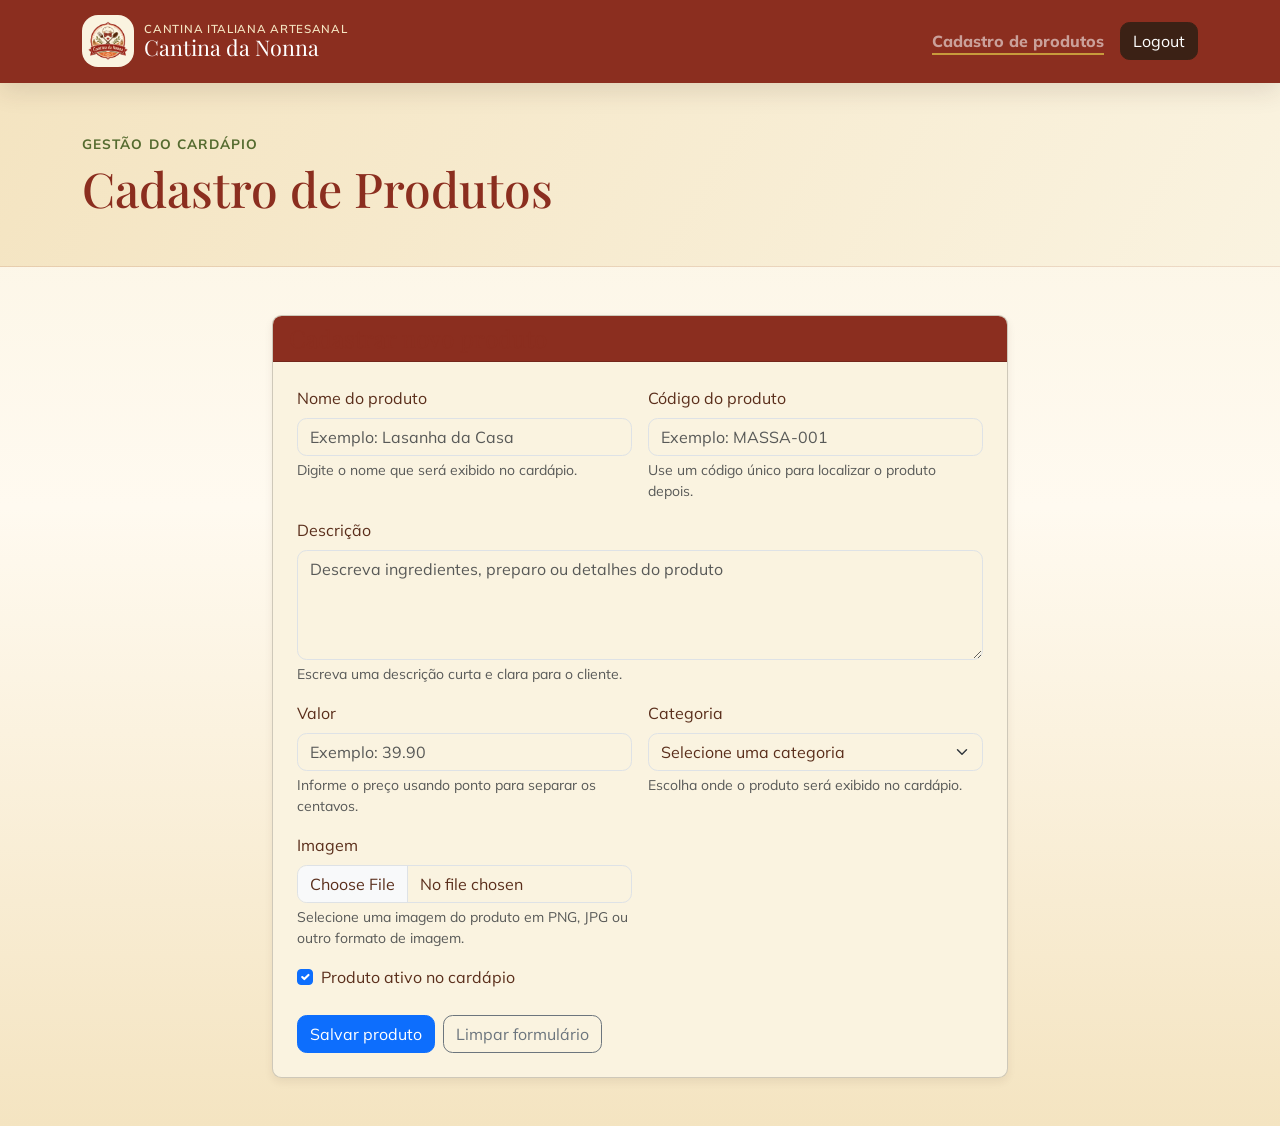
<file: nona-front/public/pages/cadastro-produtos.html>
<!DOCTYPE html>
<html lang="pt-BR">
  <!-- O <head> guarda configurações da página: codificação, responsividade, ícone, fontes e estilos. -->
  <head>
    <!-- UTF-8 mantém acentos e símbolos do português funcionando corretamente. -->
    <meta charset="UTF-8">

    <!-- Viewport orienta o navegador a adaptar o layout em celulares, tablets e computadores. -->
    <meta name="viewport" content="width=device-width, initial-scale=1">

    <!-- Favicon exibido na aba do navegador. -->
    <link rel="icon" type="image/png" href="../favicon/favicon.png">

    <!-- Bootstrap CSS entrega o grid, a navbar, cards, botões, formulários e utilitários responsivos usados no layout. -->
    <link href="https://cdn.jsdelivr.net/npm/bootstrap@5.3.8/dist/css/bootstrap.min.css" rel="stylesheet" integrity="sha384-sRIl4kxILFvY47J16cr9ZwB07vP4J8+LH7qKQnuqkuIAvNWLzeN8tE5YBujZqJLB" crossorigin="anonymous">

    <!-- Google Fonts carrega uma fonte com personalidade para títulos e outra mais limpa para leitura. -->
    <link rel="preconnect" href="https://fonts.googleapis.com">
    <link rel="preconnect" href="https://fonts.gstatic.com" crossorigin>
    <link href="https://fonts.googleapis.com/css2?family=Playfair+Display:wght@600;700;800&family=Mulish:wght@400;600;700&display=swap" rel="stylesheet">

    <!-- variables.css concentra cores, fontes e ajustes globais que também alimentam o Bootstrap. -->
    <link rel="stylesheet" href="../css/variables.css">
    <!-- theme.css guarda os detalhes visuais próprios da Cantina que não vêm prontos no Bootstrap. -->
    <link rel="stylesheet" href="../css/theme.css">

    <!-- Título exibido na aba do navegador. -->
    <title>Cadastro de Produtos - Cantina da Nonna</title>
  </head>

  <body>
    <!--
      Cabeçalho e navegação administrativa.
      O Bootstrap controla o menu recolhido no celular; quando o projeto ganhar templates,
      este bloco deve virar um trecho reutilizável para evitar cópia entre páginas.
    -->
    <header>
      <nav class="navbar navbar-expand-lg navbar-dark sticky-top shadow" data-bs-theme="dark">
        <!-- container mantém a navbar alinhada com a largura das demais seções. -->
        <div class="container">
          <!-- Link de marca da navbar administrativa: junta logotipo, subtitulo e nome da cantina. -->
          <a class="navbar-brand d-flex align-items-center" href="cadastro-produtos.html">
            <img class="marca-logo" src="../images/logo/cantina-da-nonna-logo.png" alt="Logotipo da Cantina da Nonna">
            <span class="marca-texto">
              <span class="marca-detalhe d-block">Cantina italiana artesanal</span>
              Cantina da Nonna
            </span>
          </a>

          <!-- Botão hambúrguer: o Bootstrap abre e fecha este menu automaticamente em telas pequenas. -->
          <button class="navbar-toggler" type="button" data-bs-toggle="collapse" data-bs-target="#menuPrincipal" aria-controls="menuPrincipal" aria-expanded="false" aria-label="Alternar navegação">
            <span class="navbar-toggler-icon"></span>
          </button>

          <!-- Menu principal: recolhe no celular e fica expandido em telas maiores. -->
          <div class="collapse navbar-collapse" id="menuPrincipal">
            <ul class="navbar-nav ms-lg-auto align-items-lg-center gap-lg-2 py-2 py-lg-0">
              <!-- Link atual da area administrativa; futuras telas do dashboard entram nesta mesma navegacao. -->
              <li class="nav-item">
                <a class="nav-link" href="cadastro-produtos.html" aria-current="page">Cadastro de produtos</a>
              </li>

              <!-- Logout ainda e visual; quando houver autenticacao, este botao chamara a rota de saida do back-end. -->
              <li class="nav-item">
                <a class="btn btn-cta-logout" href="#">Logout</a>
              </li>
            </ul>
          </div>
        </div>
      </nav>
    </header>

    <!-- O <main> concentra o conteúdo principal da página administrativa. -->
    <main>
      <!-- Abertura da tela administrativa, separando visualmente gestão e páginas públicas. -->
      <section class="pagina-hero py-5 mb-5">
        <div class="container text-center text-lg-start">
          <p class="texto-destaque-superior">Gestão do cardápio</p>
          <h1 class="mb-0">Cadastro de Produtos</h1>
        </div>
      </section>

      <div class="container pb-5">
        <section class="row justify-content-center">
          <div class="col-12 col-lg-8">
            <!-- Card que organiza o formulário administrativo com o mesmo padrão visual do site. -->
            <div class="card card-formulario shadow-sm">
              <div class="card-header">
                <h2 class="h4 mb-0">Cadastrar novo produto</h2>
              </div>

              <div class="card-body p-4">
                <!--
                  Formulário administrativo ainda sem persistência.
                  Os atributos name já foram pensados para a futura API de produtos; quando o back-end estiver pronto,
                  a rota deverá validar os campos, salvar o produto na tabela produtos e guardar apenas o caminho da imagem.
                -->
                <form action="#" method="post" enctype="multipart/form-data">
                  <!-- Grid do formulário administrativo: campos lado a lado em telas médias e empilhados no celular. -->
                  <div class="row g-3">
                    <!-- Nome público do produto no cardápio. -->
                    <div class="col-12 col-md-6">
                      <label for="nome-produto" class="form-label">Nome do produto</label>
                      <input type="text" class="form-control" id="nome-produto" name="nome-produto" placeholder="Exemplo: Lasanha da Casa" aria-describedby="nomeProdutoAjuda" required>
                      <div id="nomeProdutoAjuda" class="form-text">Digite o nome que será exibido no cardápio.</div>
                    </div>

                    <!-- Código interno que deve ser único quando a tela estiver integrada ao banco. -->
                    <div class="col-12 col-md-6">
                      <label for="codigo-produto" class="form-label">Código do produto</label>
                      <input type="text" class="form-control" id="codigo-produto" name="codigo-produto" placeholder="Exemplo: MASSA-001" aria-describedby="codigoProdutoAjuda" required>
                      <div id="codigoProdutoAjuda" class="form-text">Use um código único para localizar o produto depois.</div>
                    </div>

                    <!-- Descrição usada para ingredientes, preparo ou detalhes do produto. -->
                    <div class="col-12">
                      <label for="descricao-produto" class="form-label">Descrição</label>
                      <textarea class="form-control" id="descricao-produto" name="descricao-produto" rows="4" placeholder="Descreva ingredientes, preparo ou detalhes do produto" aria-describedby="descricaoProdutoAjuda" required></textarea>
                      <div id="descricaoProdutoAjuda" class="form-text">Escreva uma descrição curta e clara para o cliente.</div>
                    </div>

                    <!-- Valor numérico do produto, preparado para salvar preço no back-end. -->
                    <div class="col-12 col-md-6">
                      <label for="valor-produto" class="form-label">Valor</label>
                      <input type="number" class="form-control" id="valor-produto" name="valor-produto" min="0" step="0.01" placeholder="Exemplo: 39.90" aria-describedby="valorProdutoAjuda" required>
                      <div id="valorProdutoAjuda" class="form-text">Informe o preço usando ponto para separar os centavos.</div>
                    </div>

                    <!-- Categoria que define onde o produto aparecerá no cardápio. -->
                    <div class="col-12 col-md-6">
                      <label for="categoria-produto" class="form-label">Categoria</label>
                      <select class="form-select" id="categoria-produto" name="categoria-produto" aria-label="Selecione a categoria do produto" aria-describedby="categoriaProdutoAjuda" required>
                        <option selected disabled value="">Selecione uma categoria</option>
                        <option value="entradas">Entradas</option>
                        <option value="massas">Massas</option>
                        <option value="pizzas">Pizzas</option>
                        <option value="sobremesas">Sobremesas</option>
                        <option value="bebidas">Bebidas</option>
                      </select>
                      <div id="categoriaProdutoAjuda" class="form-text">Escolha onde o produto será exibido no cardápio.</div>
                    </div>

                    <!-- Upload visual da imagem; futuramente o back-end salvará o arquivo ou seu caminho. -->
                    <div class="col-12 col-md-6">
                      <label for="imagem-produto" class="form-label">Imagem</label>
                      <input type="file" class="form-control" id="imagem-produto" name="imagem-produto" accept="image/*" aria-describedby="imagemProdutoAjuda">
                      <div id="imagemProdutoAjuda" class="form-text">Selecione uma imagem do produto em PNG, JPG ou outro formato de imagem.</div>
                    </div>

                    <!-- Controle visual para mostrar ou esconder o produto do cardápio. -->
                    <div class="col-12">
                      <div class="form-check">
                        <input class="form-check-input" type="checkbox" id="produto-ativo" name="produto-ativo" checked>
                        <label class="form-check-label" for="produto-ativo">Produto ativo no cardápio</label>
                      </div>
                    </div>
                  </div>

                  <!-- Ações do formulário administrativo. -->
                  <div class="d-flex flex-wrap gap-2 mt-4">
                    <button type="submit" class="btn btn-primary">Salvar produto</button>
                    <button type="reset" class="btn btn-outline-secondary">Limpar formulário</button>
                  </div>
                </form>
              </div>
            </div>
          </div>
        </section>
      </div>
    </main>

    <!-- Tela administrativa sem rodapé público; ela será integrada a um dashboard próprio em uma próxima etapa. -->
    <!-- Bootstrap JS Bundle ativa o menu recolhido da navbar administrativa. -->
    <script src="https://cdn.jsdelivr.net/npm/bootstrap@5.3.8/dist/js/bootstrap.bundle.min.js" integrity="sha384-FKyoEForCGlyvwx9Hj09JcYn3nv7wiPVlz7YYwJrWVcXK/BmnVDxM+D2scQbITxI" crossorigin="anonymous"></script>

    <!-- site.js guarda pequenos comportamentos do menu e pontos de preparação para integração com o back-end. -->
    <script src="../js/site.js"></script>
  </body>
</html>
</file>
<file: nona-front/public/css/variables.css>
/*
  variables.css
  ---------------------------------------------------------------------------
  Este arquivo é o ponto de partida da identidade visual da Cantina da Nonna.
  As cores, fontes e medidas ficam centralizadas aqui para que o site inteiro
  possa evoluir sem espalhar valores repetidos por vários arquivos.

  Também ajustamos variáveis do Bootstrap (--bs-*) neste mesmo lugar. Assim,
  classes prontas como btn-primary, text-primary e bg-dark já nascem com a
  aparência da marca, sem precisar criar uma regra nova para cada componente.
*/

:root {
  /* ----------------------------------------------------------------------
     Paleta da marca
     Cores nomeadas em português ajudam a lembrar o papel visual de cada tom.
     ---------------------------------------------------------------------- */
  --vinho: #8B2E1F;
  --terracota: #C65A1E;
  --laranja: #E8751A;
  --creme: #F4E4C1;
  --creme-claro: #FAF3E0;
  --marrom: #5A2E1B;
  --madeira: #3B2115;
  --dourado: #C89B3C;
  --verde-manjericao: #556B2F;

  /* Apelidos semânticos deixam claro quando uma cor é principal, destaque,
     texto, fundo ou apoio. O valor real continua vindo da paleta acima. */
  --color-primary: var(--vinho);
  --color-secondary: var(--dourado);
  --color-accent: var(--terracota);
  --color-accent-hover: var(--laranja);
  --color-text: var(--marrom);
  --color-dark: var(--madeira);
  --color-light: #FFFFFF;
  --color-background: var(--creme-claro);

  /* ----------------------------------------------------------------------
     Tipografia
     Títulos usam uma fonte serifada para reforçar tradição; textos usam uma
     fonte sem serifa para leitura confortável em celular e computador.
     ---------------------------------------------------------------------- */
  --fonte-titulos: "Playfair Display", Georgia, "Times New Roman", serif;
  --fonte-padrao: "Mulish", "Segoe UI", Roboto, Arial, sans-serif;
  --fonte-cabecalho: var(--fonte-titulos);
  --fonte-menu: var(--fonte-padrao);
  --fonte-tabela: var(--fonte-padrao);
  --fonte-rodape: var(--fonte-padrao);
  --font-primary: var(--fonte-padrao);

  /* ----------------------------------------------------------------------
     Medidas reutilizadas
     Guardamos aqui tamanhos que aparecem em mais de um ponto do layout.
     ---------------------------------------------------------------------- */
  --tamanho-logo: 52px;
  --tamanho-imagem-produto: 82px;
  --altura-mapa-rodape: 260px;

  /* ----------------------------------------------------------------------
     Integração com Bootstrap
     Estas variáveis mudam o tema do Bootstrap para conversar com a marca.
     ---------------------------------------------------------------------- */
  --bs-primary: var(--color-primary);
  --bs-primary-rgb: 139, 46, 31;
  --bs-secondary: var(--color-secondary);
  --bs-secondary-rgb: 200, 155, 60;
  --bs-success: var(--verde-manjericao);
  --bs-danger: #A32A2A;
  --bs-warning: var(--laranja);
  --bs-dark: var(--color-dark);
  --bs-dark-rgb: 59, 33, 21;
  --bs-light: var(--creme-claro);

  --bs-body-bg: var(--color-background);
  --bs-body-color: var(--color-text);
  --bs-body-font-family: var(--fonte-padrao);
  --bs-heading-color: var(--color-primary);
  --bs-link-color: var(--color-accent);
  --bs-link-hover-color: var(--color-accent-hover);
  --bs-emphasis-color: var(--color-primary);

  /* Bordas mais arredondadas deixam cards, botões e inputs com aparência mais atual. */
  --bs-border-radius: 0.6rem;
  --bs-border-radius-sm: 0.4rem;
  --bs-border-radius-lg: 1rem;
  --bs-border-radius-xl: 1.4rem;
  --bs-border-radius-2xl: 2rem;
  --bs-border-radius-pill: 50rem;

  /* Sombras quentes combinam melhor com a paleta da Cantina do que o preto puro. */
  --bs-box-shadow: 0 0.5rem 1.5rem rgba(59, 33, 21, 0.12);
  --bs-box-shadow-sm: 0 0.25rem 0.5rem rgba(59, 33, 21, 0.08);
  --bs-box-shadow-lg: 0 1rem 3rem rgba(59, 33, 21, 0.18);

  /* Foco dourado ajuda na navegação por teclado sem fugir da identidade visual. */
  --bs-focus-ring-color: rgba(200, 155, 60, 0.5);
}
</file>
<file: nona-front/public/css/theme.css>
/*
  theme.css
  ---------------------------------------------------------------------------
  O Bootstrap resolve a base do layout. Este arquivo cuida do que é próprio da
  Cantina da Nonna: clima visual, navbar da marca, cards de produto, formulário
  com identidade, imagem temática e minimapa do rodapé.
*/

/* ---------------------------------------------------------------------
   Base da página
   ------------------------------------------------------------------- */

/* Rolagem suave para links internos com #, útil quando criarmos âncoras entre seções. */
html {
  scroll-behavior: smooth;
}

/* Gradiente leve no fundo cria uma sensação mais acolhedora do que uma cor chapada. */
body {
  background-image: linear-gradient(180deg, var(--creme-claro) 0%, #fffaf0 45%, var(--creme) 100%);
  min-height: 100vh;
}

/* A fonte serifada dá aos títulos o tom tradicional da marca. */
h1, h2, h3, h4, h5, h6 {
  font-family: var(--fonte-titulos);
}

/* Palavras em negrito ganham o verde-manjericão para destacar sem pesar. */
strong {
  color: var(--verde-manjericao);
}

/* Itálico usa o vinho da marca para manter contraste e personalidade. */
em {
  color: var(--color-primary);
  font-style: italic;
}

/* Texto pequeno acima de títulos, usado para criar contexto antes do H1/H2. */
.texto-destaque-superior {
  display: inline-block;
  margin-bottom: 6px;
  color: var(--verde-manjericao);
  font-weight: 700;
  font-size: 0.85rem;
  letter-spacing: 0.08em;
  text-transform: uppercase;
}

/* ---------------------------------------------------------------------
   Navbar
   ------------------------------------------------------------------- */

.navbar {
  background-color: var(--color-primary);
  padding-top: 0.65rem;
  padding-bottom: 0.65rem;
}

/* Mantém logotipo e nome da cantina próximos, como uma única marca visual. */
.navbar-brand {
  gap: 0.65rem;
}

.marca-logo {
  width: var(--tamanho-logo);
  height: var(--tamanho-logo);
  object-fit: contain;
  border-radius: var(--bs-border-radius-lg);
  background: var(--creme-claro);
  padding: 4px;
}

.marca-texto {
  font-family: var(--fonte-titulos);
  font-size: 1.35rem;
  line-height: 1.1;
}

.marca-detalhe {
  font-family: var(--fonte-padrao);
  font-size: 0.72rem;
  font-weight: 600;
  letter-spacing: 0.06em;
  text-transform: uppercase;
  color: var(--creme);
}

/* aria-current="page" identifica a página atual e dá feedback visual ao visitante. */
.navbar-nav .nav-link[aria-current="page"] {
  font-weight: 800;
  text-decoration: underline;
  text-decoration-color: var(--color-secondary);
  text-decoration-thickness: 2px;
  text-underline-offset: 6px;
}

/* CTA de reserva: dourado sobre vinho chama atenção sem sair da paleta da marca. */
.btn-cta-reserva {
  background-color: var(--color-secondary);
  border-color: var(--color-secondary);
  color: var(--color-dark);
  font-weight: 700;
  white-space: nowrap;
}

.btn-cta-reserva:hover,
.btn-cta-reserva:focus {
  background-color: var(--color-accent-hover);
  border-color: var(--color-accent-hover);
  color: white;
}

/* Botão reservado para a área administrativa; o back-end de autenticação virá depois. */
.btn-cta-logout {
  background-color: var(--color-dark);
  border-color: var(--color-dark);
  color: white;
}

.btn-cta-logout:hover,
.btn-cta-logout:focus {
  background-color: var(--color-accent-hover);
  border-color: var(--color-accent-hover);
  color: white;
}

/* ---------------------------------------------------------------------
   Hero
   ------------------------------------------------------------------- */

.pagina-hero {
  background: linear-gradient(120deg, var(--creme) 0%, var(--creme-claro) 100%);
  border-bottom: 1px solid rgba(139, 46, 31, 0.12);
}

.pagina-hero h1 {
  font-size: clamp(2rem, 4vw, 3rem);
}

/* A home recebe um hero mais marcante, porque é o primeiro contato com a marca. */
.hero-inicio {
  background: radial-gradient(circle at top left, rgba(200, 155, 60, 0.18), transparent 55%), linear-gradient(120deg, var(--creme) 0%, var(--creme-claro) 100%);
  border-bottom: 1px solid rgba(139, 46, 31, 0.12);
}

.hero-inicio .logotipo-hero {
  width: 150px;
  height: 150px;
  object-fit: contain;
  border-radius: var(--bs-border-radius-2xl);
  background: var(--color-light);
  box-shadow: var(--bs-box-shadow);
  padding: 10px;
}

/* ---------------------------------------------------------------------
   Cards de produto
   ------------------------------------------------------------------- */

.card-produto {
  overflow: hidden;
  transition: transform 0.25s ease, box-shadow 0.25s ease;
}

.card-produto:hover,
.card-produto:focus-within {
  transform: translateY(-4px);
  box-shadow: var(--bs-box-shadow-lg);
}

.card-produto .produto-imagem-area {
  display: flex;
  align-items: center;
  justify-content: center;
  height: 190px;
  background: var(--creme-claro);
  border-bottom: 1px solid var(--creme);
}

.card-produto .produto-imagem-area img {
  max-height: 160px;
  object-fit: contain;
  padding: 12px;
}

/* Preço em formato de selo facilita a leitura rápida do cardápio. */
.badge-preco {
  background-color: var(--color-accent);
  color: white;
  font-size: 0.8rem;
  font-weight: 700;
  white-space: nowrap;
}

/* Quantidade de itens por categoria, com contraste mais suave que o preço. */
.badge-categoria {
  background-color: var(--color-secondary);
  color: var(--color-dark);
  font-size: 0.8rem;
}

/* ---------------------------------------------------------------------
   Imagem temática
   ------------------------------------------------------------------- */

.imagem-tematica {
  border: 3px solid var(--color-secondary);
  border-radius: var(--bs-border-radius-lg);
  box-shadow: var(--bs-box-shadow);
}

/* ---------------------------------------------------------------------
   Formulários
   ------------------------------------------------------------------- */

/* O cabeçalho colorido aproxima formulários simples da identidade visual do site. */
.card-formulario .card-header {
  background-color: var(--color-primary);
  color: white;
}

/* ---------------------------------------------------------------------
   Rodapé
   ------------------------------------------------------------------- */

footer {
  background-color: var(--color-dark);
  color: var(--creme-claro);
}

footer h2 {
  color: var(--color-secondary);
  font-size: 1.2rem;
}

footer a {
  color: var(--creme-claro);
}

footer a:hover,
footer a:focus {
  color: var(--color-secondary);
}

/* Leaflet desenha o mapa dentro desta caixa já dimensionada pelo CSS. */
.mapa-rodape {
  width: 100%;
  min-height: var(--altura-mapa-rodape);
  border: 3px solid var(--color-secondary);
  border-radius: var(--bs-border-radius-lg);
  background: var(--creme);
  overflow: hidden;
  cursor: pointer;
}
</file>
